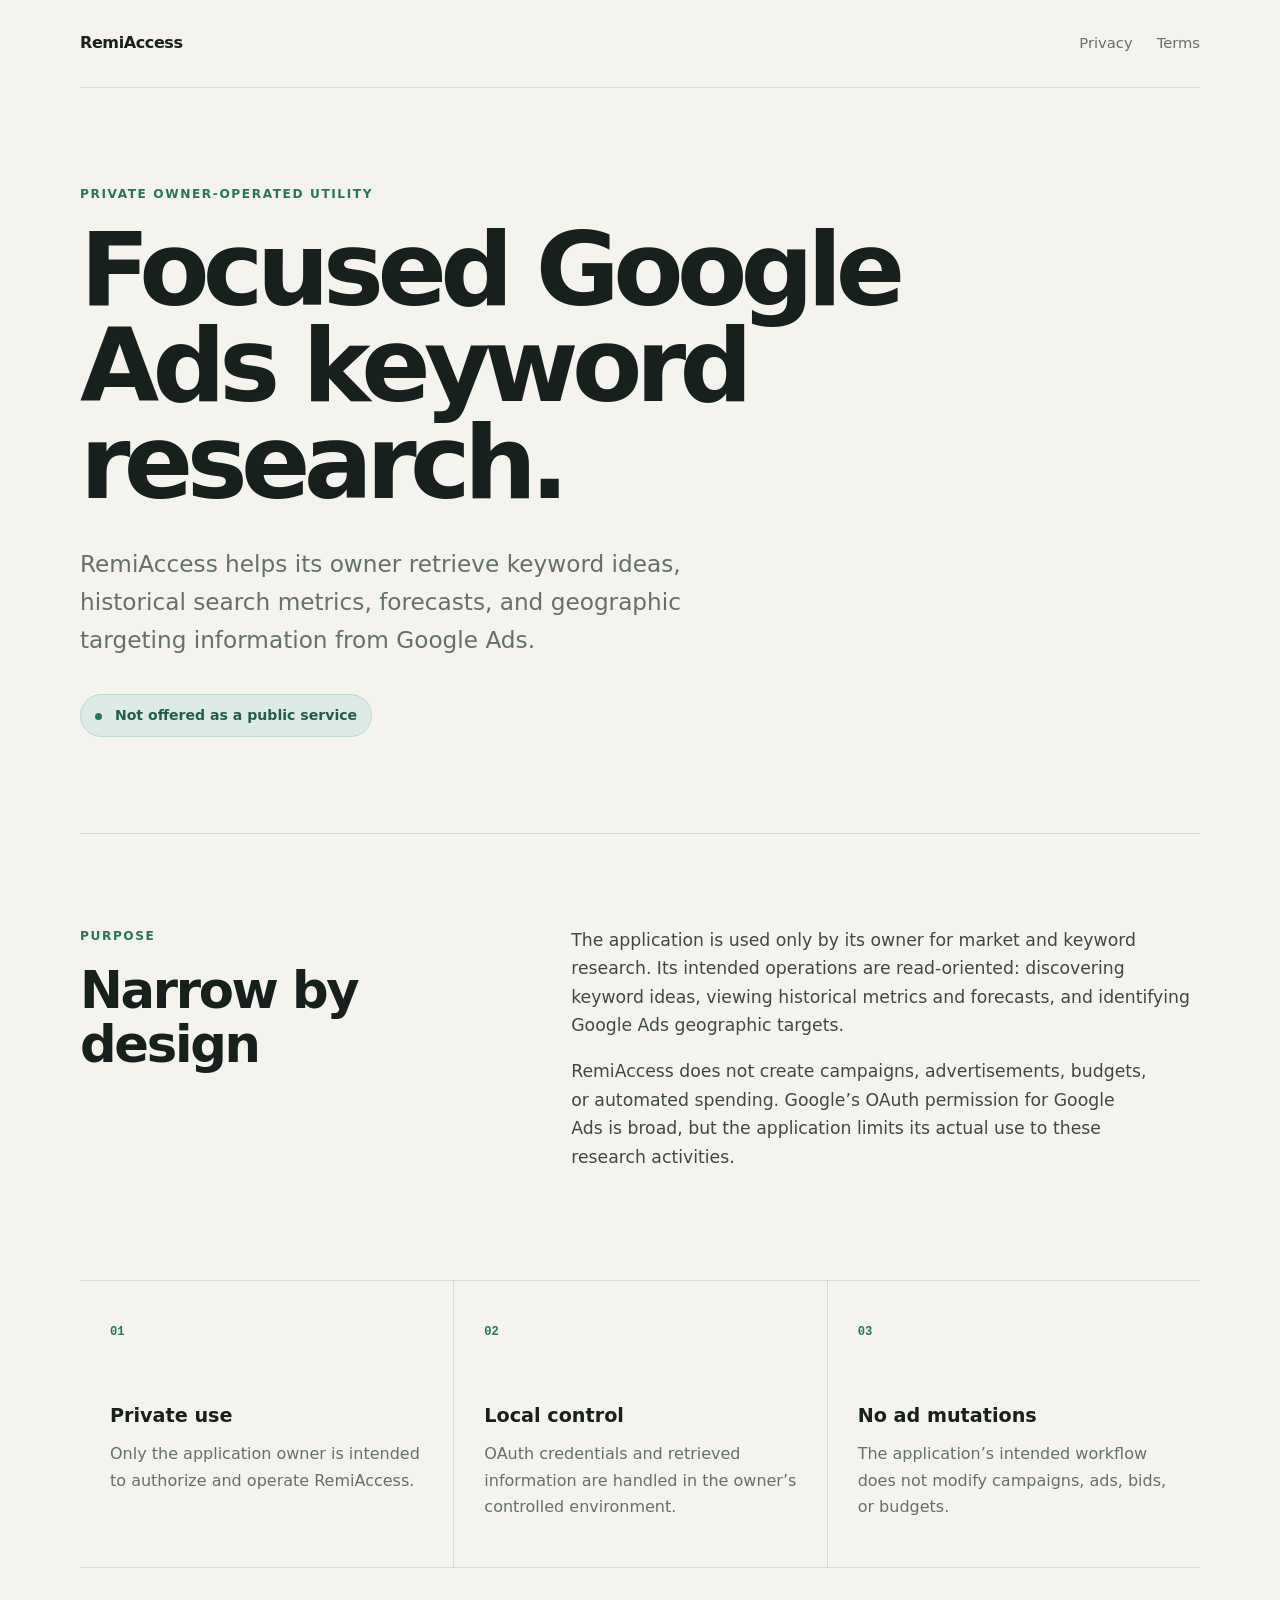
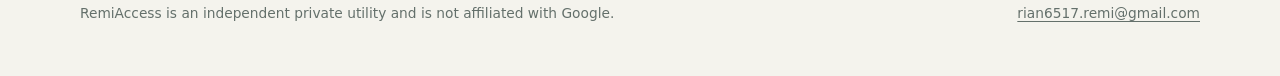
<file: index.html>
<!doctype html>
<html lang="en">
<head>
  <meta charset="utf-8">
  <meta name="viewport" content="width=device-width, initial-scale=1">
  <meta name="description" content="RemiAccess is a private utility for owner-operated Google Ads keyword research.">
  <title>RemiAccess</title>
  <link rel="stylesheet" href="./styles.css">
</head>
<body>
  <header class="site-header">
    <a class="brand" href="./" aria-label="RemiAccess home">RemiAccess</a>
    <nav aria-label="Legal navigation">
      <a href="./privacy/">Privacy</a>
      <a href="./terms/">Terms</a>
    </nav>
  </header>

  <main>
    <section class="hero" aria-labelledby="page-title">
      <p class="eyebrow">Private owner-operated utility</p>
      <h1 id="page-title">Focused Google Ads keyword research.</h1>
      <p class="lede">RemiAccess helps its owner retrieve keyword ideas, historical search metrics, forecasts, and geographic targeting information from Google Ads.</p>
      <div class="status" role="note">
        <span class="status-dot" aria-hidden="true"></span>
        Not offered as a public service
      </div>
    </section>

    <section class="details" aria-labelledby="how-it-works">
      <div>
        <p class="section-label">Purpose</p>
        <h2 id="how-it-works">Narrow by design</h2>
      </div>
      <div class="prose">
        <p>The application is used only by its owner for market and keyword research. Its intended operations are read-oriented: discovering keyword ideas, viewing historical metrics and forecasts, and identifying Google Ads geographic targets.</p>
        <p>RemiAccess does not create campaigns, advertisements, budgets, or automated spending. Google’s OAuth permission for Google Ads is broad, but the application limits its actual use to these research activities.</p>
      </div>
    </section>

    <section class="principles" aria-label="Application principles">
      <article>
        <span>01</span>
        <h3>Private use</h3>
        <p>Only the application owner is intended to authorize and operate RemiAccess.</p>
      </article>
      <article>
        <span>02</span>
        <h3>Local control</h3>
        <p>OAuth credentials and retrieved information are handled in the owner’s controlled environment.</p>
      </article>
      <article>
        <span>03</span>
        <h3>No ad mutations</h3>
        <p>The application’s intended workflow does not modify campaigns, ads, bids, or budgets.</p>
      </article>
    </section>
  </main>

  <footer>
    <p>RemiAccess is an independent private utility and is not affiliated with Google.</p>
    <p><a href="mailto:rian6517.remi@gmail.com">rian6517.remi@gmail.com</a></p>
  </footer>
</body>
</html>
</file>
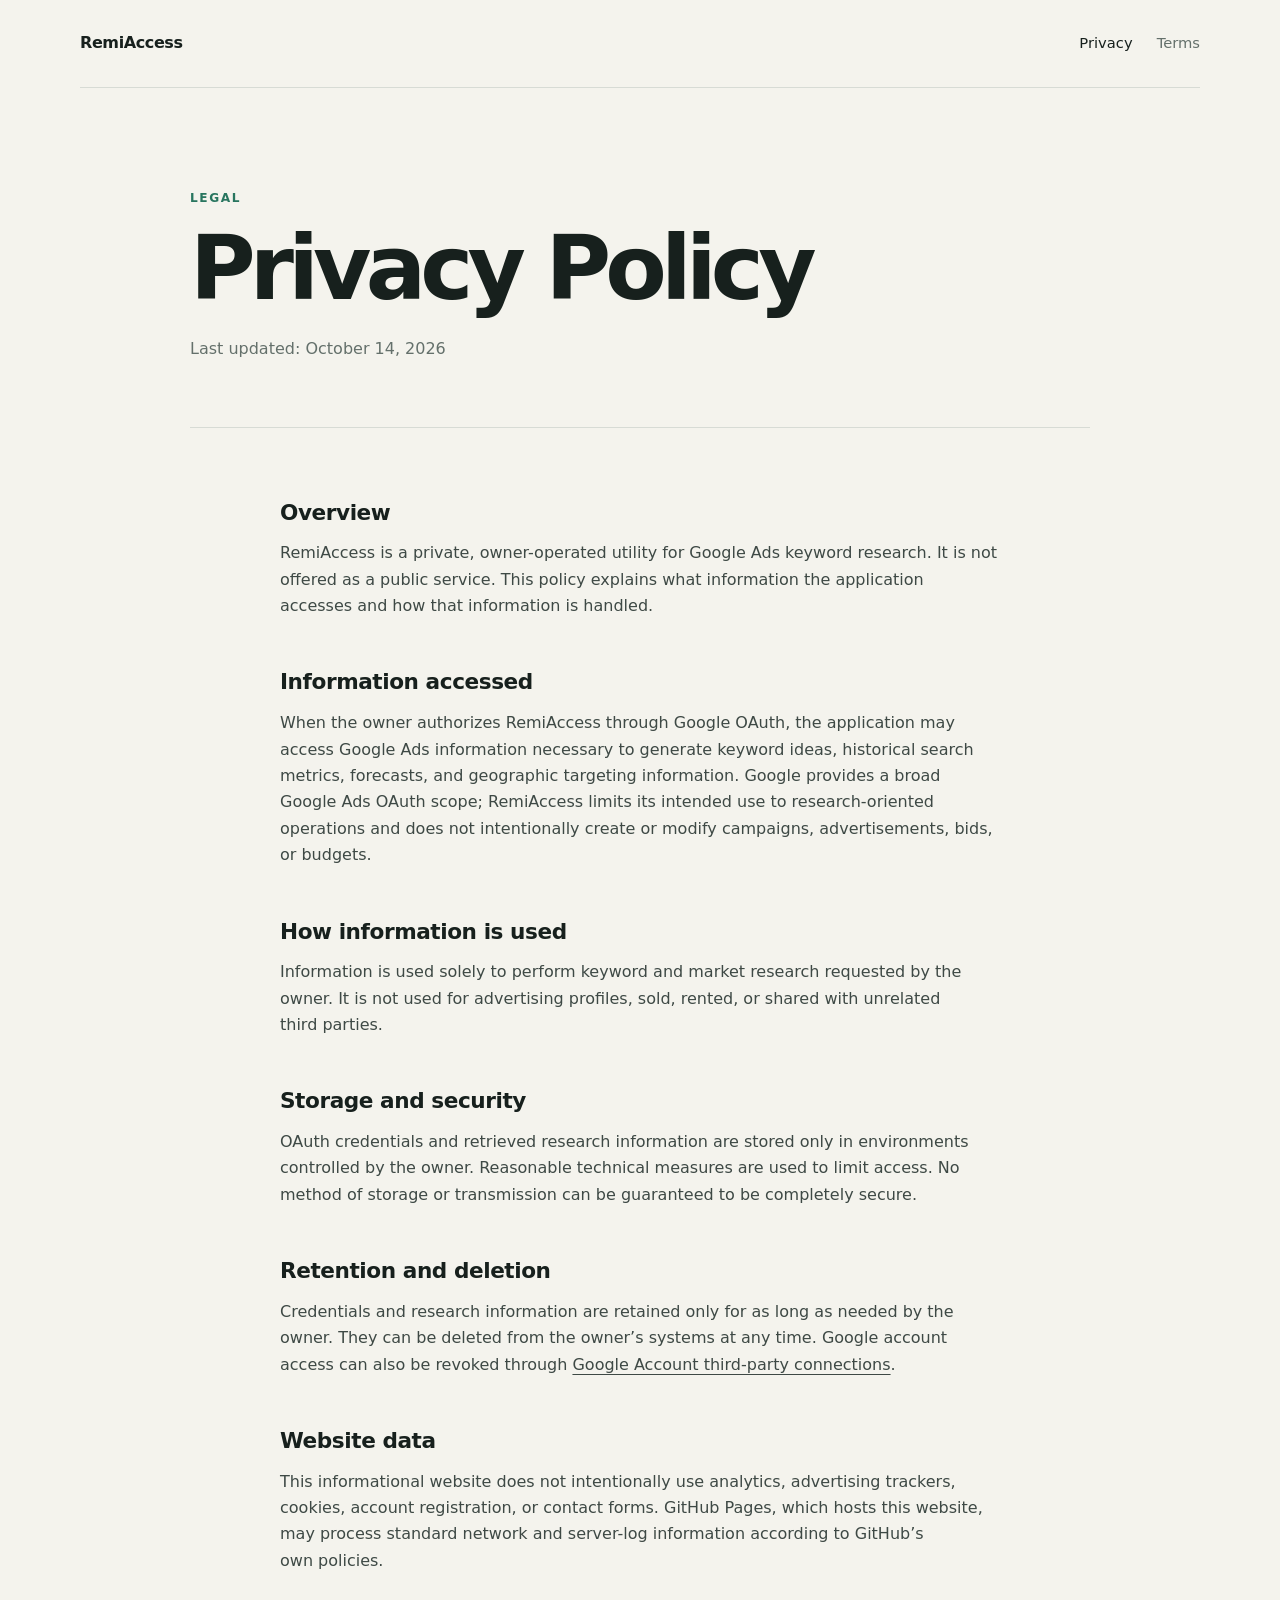
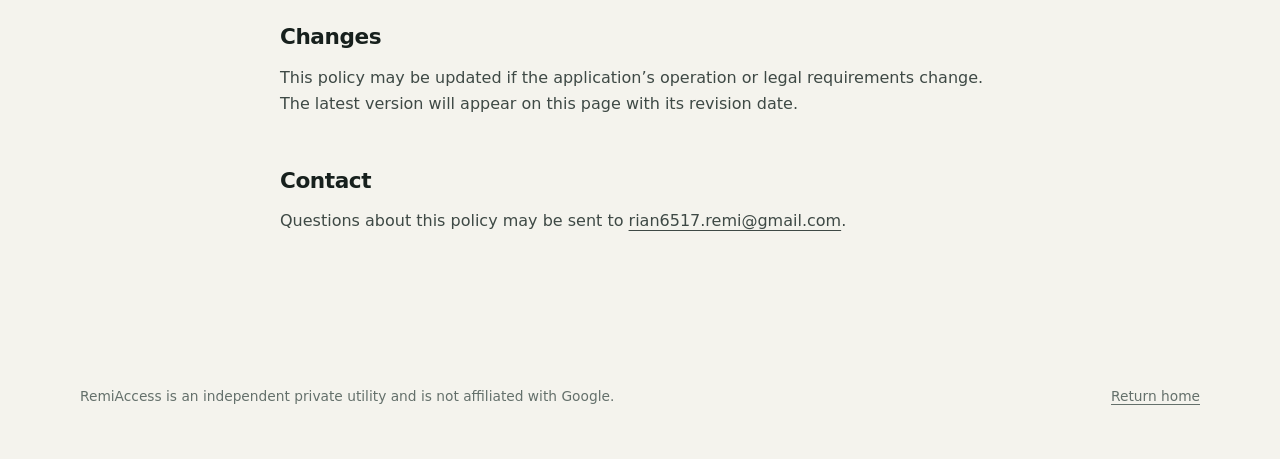
<file: privacy/index.html>
<!doctype html>
<html lang="en">
<head>
  <meta charset="utf-8">
  <meta name="viewport" content="width=device-width, initial-scale=1">
  <meta name="description" content="Privacy Policy for RemiAccess.">
  <title>Privacy Policy — RemiAccess</title>
  <link rel="stylesheet" href="../styles.css">
</head>
<body>
  <header class="site-header">
    <a class="brand" href="../">RemiAccess</a>
    <nav aria-label="Legal navigation">
      <a aria-current="page" href="./">Privacy</a>
      <a href="../terms/">Terms</a>
    </nav>
  </header>

  <main class="document">
    <header class="document-header">
      <p class="eyebrow">Legal</p>
      <h1>Privacy Policy</h1>
      <p class="updated">Last updated: October 14, 2026</p>
    </header>

    <div class="document-body">
      <section>
        <h2>Overview</h2>
        <p>RemiAccess is a private, owner-operated utility for Google Ads keyword research. It is not offered as a public service. This policy explains what information the application accesses and how that information is handled.</p>
      </section>

      <section>
        <h2>Information accessed</h2>
        <p>When the owner authorizes RemiAccess through Google OAuth, the application may access Google Ads information necessary to generate keyword ideas, historical search metrics, forecasts, and geographic targeting information. Google provides a broad Google Ads OAuth scope; RemiAccess limits its intended use to research-oriented operations and does not intentionally create or modify campaigns, advertisements, bids, or budgets.</p>
      </section>

      <section>
        <h2>How information is used</h2>
        <p>Information is used solely to perform keyword and market research requested by the owner. It is not used for advertising profiles, sold, rented, or shared with unrelated third parties.</p>
      </section>

      <section>
        <h2>Storage and security</h2>
        <p>OAuth credentials and retrieved research information are stored only in environments controlled by the owner. Reasonable technical measures are used to limit access. No method of storage or transmission can be guaranteed to be completely secure.</p>
      </section>

      <section>
        <h2>Retention and deletion</h2>
        <p>Credentials and research information are retained only for as long as needed by the owner. They can be deleted from the owner’s systems at any time. Google account access can also be revoked through <a href="https://myaccount.google.com/connections" rel="external">Google Account third-party connections</a>.</p>
      </section>

      <section>
        <h2>Website data</h2>
        <p>This informational website does not intentionally use analytics, advertising trackers, cookies, account registration, or contact forms. GitHub Pages, which hosts this website, may process standard network and server-log information according to GitHub’s own policies.</p>
      </section>

      <section>
        <h2>Changes</h2>
        <p>This policy may be updated if the application’s operation or legal requirements change. The latest version will appear on this page with its revision date.</p>
      </section>

      <section>
        <h2>Contact</h2>
        <p>Questions about this policy may be sent to <a href="mailto:rian6517.remi@gmail.com">rian6517.remi@gmail.com</a>.</p>
      </section>
    </div>
  </main>

  <footer>
    <p>RemiAccess is an independent private utility and is not affiliated with Google.</p>
    <p><a href="../">Return home</a></p>
  </footer>
</body>
</html>
</file>
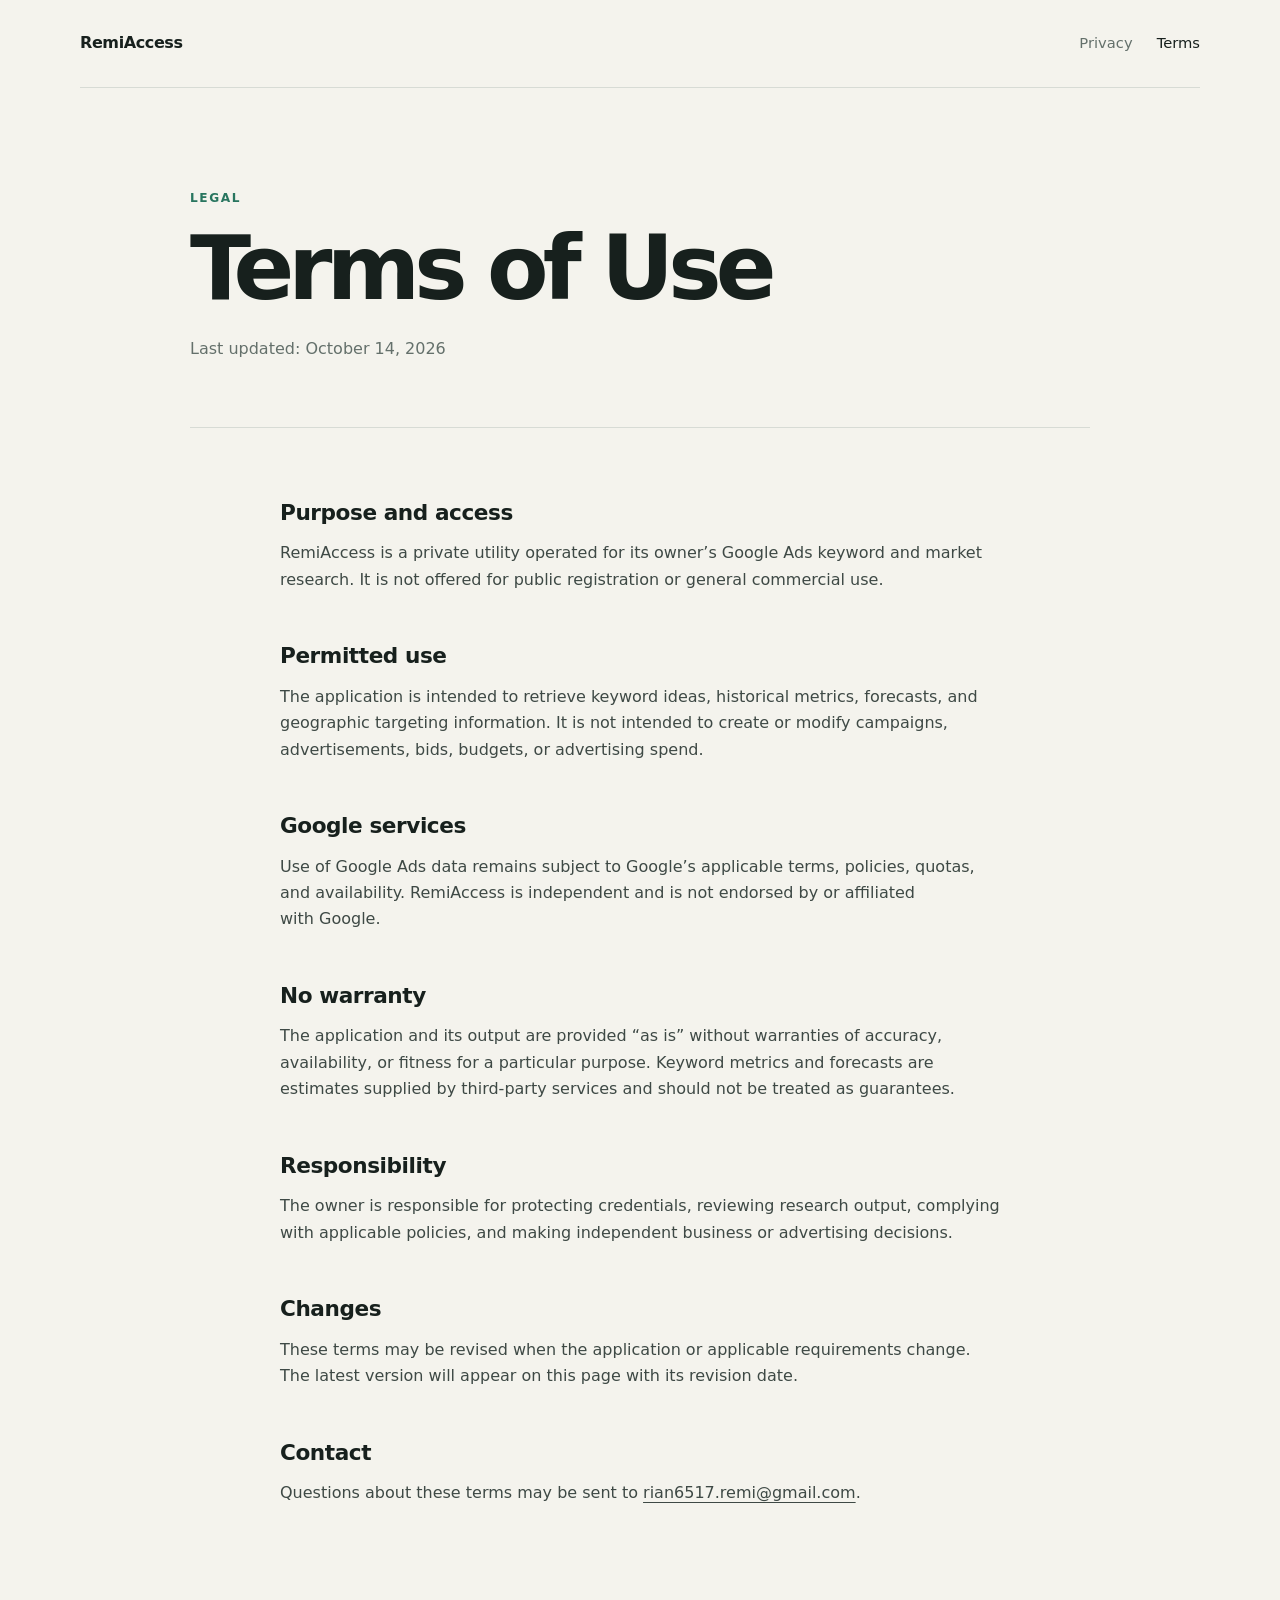
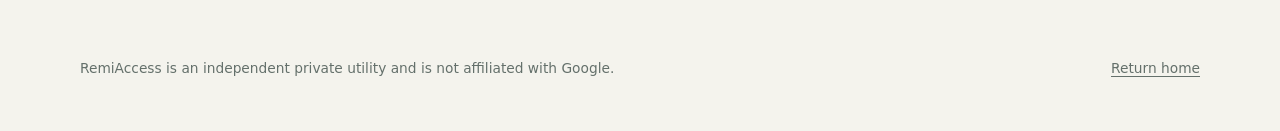
<file: terms/index.html>
<!doctype html>
<html lang="en">
<head>
  <meta charset="utf-8">
  <meta name="viewport" content="width=device-width, initial-scale=1">
  <meta name="description" content="Terms of Use for RemiAccess.">
  <title>Terms of Use — RemiAccess</title>
  <link rel="stylesheet" href="../styles.css">
</head>
<body>
  <header class="site-header">
    <a class="brand" href="../">RemiAccess</a>
    <nav aria-label="Legal navigation">
      <a href="../privacy/">Privacy</a>
      <a aria-current="page" href="./">Terms</a>
    </nav>
  </header>

  <main class="document">
    <header class="document-header">
      <p class="eyebrow">Legal</p>
      <h1>Terms of Use</h1>
      <p class="updated">Last updated: October 14, 2026</p>
    </header>

    <div class="document-body">
      <section>
        <h2>Purpose and access</h2>
        <p>RemiAccess is a private utility operated for its owner’s Google Ads keyword and market research. It is not offered for public registration or general commercial use.</p>
      </section>

      <section>
        <h2>Permitted use</h2>
        <p>The application is intended to retrieve keyword ideas, historical metrics, forecasts, and geographic targeting information. It is not intended to create or modify campaigns, advertisements, bids, budgets, or advertising spend.</p>
      </section>

      <section>
        <h2>Google services</h2>
        <p>Use of Google Ads data remains subject to Google’s applicable terms, policies, quotas, and availability. RemiAccess is independent and is not endorsed by or affiliated with Google.</p>
      </section>

      <section>
        <h2>No warranty</h2>
        <p>The application and its output are provided “as is” without warranties of accuracy, availability, or fitness for a particular purpose. Keyword metrics and forecasts are estimates supplied by third-party services and should not be treated as guarantees.</p>
      </section>

      <section>
        <h2>Responsibility</h2>
        <p>The owner is responsible for protecting credentials, reviewing research output, complying with applicable policies, and making independent business or advertising decisions.</p>
      </section>

      <section>
        <h2>Changes</h2>
        <p>These terms may be revised when the application or applicable requirements change. The latest version will appear on this page with its revision date.</p>
      </section>

      <section>
        <h2>Contact</h2>
        <p>Questions about these terms may be sent to <a href="mailto:rian6517.remi@gmail.com">rian6517.remi@gmail.com</a>.</p>
      </section>
    </div>
  </main>

  <footer>
    <p>RemiAccess is an independent private utility and is not affiliated with Google.</p>
    <p><a href="../">Return home</a></p>
  </footer>
</body>
</html>
</file>
<file: styles.css>
:root {
  color-scheme: light;
  --paper: #f4f3ed;
  --surface: #fbfaf6;
  --ink: #17201d;
  --muted: #64706b;
  --line: #d7dbd5;
  --accent: #28755f;
  --accent-soft: #dcebe5;
  --max: 1120px;
  font-family: Inter, ui-sans-serif, system-ui, -apple-system, BlinkMacSystemFont, "Segoe UI", sans-serif;
}

* { box-sizing: border-box; }

html { scroll-behavior: smooth; }

body {
  margin: 0;
  background: var(--paper);
  color: var(--ink);
  font-size: 16px;
  line-height: 1.65;
}

a { color: inherit; text-underline-offset: 0.22em; }
a:hover { color: var(--accent); }
a:focus-visible { outline: 3px solid #8fc7b6; outline-offset: 4px; border-radius: 2px; }

.site-header,
main,
footer {
  width: min(calc(100% - 40px), var(--max));
  margin-inline: auto;
}

.site-header {
  min-height: 88px;
  display: flex;
  align-items: center;
  justify-content: space-between;
  border-bottom: 1px solid var(--line);
}

.brand {
  font-weight: 760;
  letter-spacing: -0.025em;
  text-decoration: none;
}

nav { display: flex; gap: 24px; }
nav a { color: var(--muted); font-size: 0.92rem; text-decoration: none; }
nav a[aria-current="page"] { color: var(--ink); }

.hero {
  min-height: 620px;
  display: grid;
  align-content: center;
  max-width: 900px;
  padding: 96px 0;
}

.eyebrow,
.section-label {
  margin: 0 0 18px;
  color: var(--accent);
  font-size: 0.76rem;
  font-weight: 760;
  letter-spacing: 0.13em;
  text-transform: uppercase;
}

h1, h2, h3, p { text-wrap: pretty; }

h1 {
  max-width: 880px;
  margin: 0;
  font-size: clamp(3.2rem, 8vw, 7rem);
  font-weight: 680;
  letter-spacing: -0.065em;
  line-height: 0.94;
}

.lede {
  max-width: 710px;
  margin: 34px 0 0;
  color: var(--muted);
  font-size: clamp(1.15rem, 2.2vw, 1.45rem);
}

.status {
  width: fit-content;
  margin-top: 34px;
  padding: 9px 14px;
  border: 1px solid #bfd7ce;
  border-radius: 999px;
  background: var(--accent-soft);
  color: #235c4b;
  font-size: 0.88rem;
  font-weight: 650;
}

.status-dot {
  display: inline-block;
  width: 7px;
  height: 7px;
  margin-right: 8px;
  border-radius: 50%;
  background: var(--accent);
}

.details {
  display: grid;
  grid-template-columns: 0.8fr 1.2fr;
  gap: 72px;
  padding: 92px 0;
  border-top: 1px solid var(--line);
}

h2 {
  margin: 0;
  font-size: clamp(2rem, 4vw, 3.5rem);
  letter-spacing: -0.045em;
  line-height: 1.05;
}

.prose { max-width: 670px; color: #3e4945; font-size: 1.08rem; }
.prose p:first-child { margin-top: 0; }

.principles {
  display: grid;
  grid-template-columns: repeat(3, 1fr);
  border-top: 1px solid var(--line);
  border-bottom: 1px solid var(--line);
}

.principles article { min-height: 270px; padding: 36px 30px 46px; }
.principles article + article { border-left: 1px solid var(--line); }
.principles span { color: var(--accent); font: 650 0.76rem ui-monospace, SFMono-Regular, Menlo, monospace; }
.principles h3 { margin: 56px 0 10px; font-size: 1.2rem; }
.principles p { margin: 0; color: var(--muted); }

.document { max-width: 900px; }
.document-header { padding: 100px 0 64px; border-bottom: 1px solid var(--line); }
.document-header h1 { font-size: clamp(3rem, 7vw, 6rem); }
.updated { margin: 26px 0 0; color: var(--muted); }
.document-body { max-width: 720px; margin: 0 auto; padding: 74px 0 100px; }
.document-body section + section { margin-top: 52px; }
.document-body h2 { font-size: 1.35rem; letter-spacing: -0.02em; }
.document-body p { color: #3e4945; }

footer {
  display: flex;
  justify-content: space-between;
  gap: 40px;
  padding: 34px 0 52px;
  color: var(--muted);
  font-size: 0.86rem;
}
footer p { margin: 0; }

@media (max-width: 720px) {
  .site-header, main, footer { width: min(calc(100% - 28px), var(--max)); }
  .site-header { min-height: 72px; }
  nav { gap: 16px; }
  .hero { min-height: auto; padding: 92px 0; }
  h1 { letter-spacing: -0.052em; }
  .details { grid-template-columns: 1fr; gap: 40px; padding: 70px 0; }
  .principles { grid-template-columns: 1fr; }
  .principles article { min-height: auto; padding: 32px 4px 38px; }
  .principles article + article { border-left: 0; border-top: 1px solid var(--line); }
  .principles h3 { margin-top: 30px; }
  .document-header { padding: 76px 0 52px; }
  .document-body { padding: 58px 0 78px; }
  footer { flex-direction: column; gap: 10px; }
}

@media (prefers-reduced-motion: reduce) {
  html { scroll-behavior: auto; }
}
</file>
